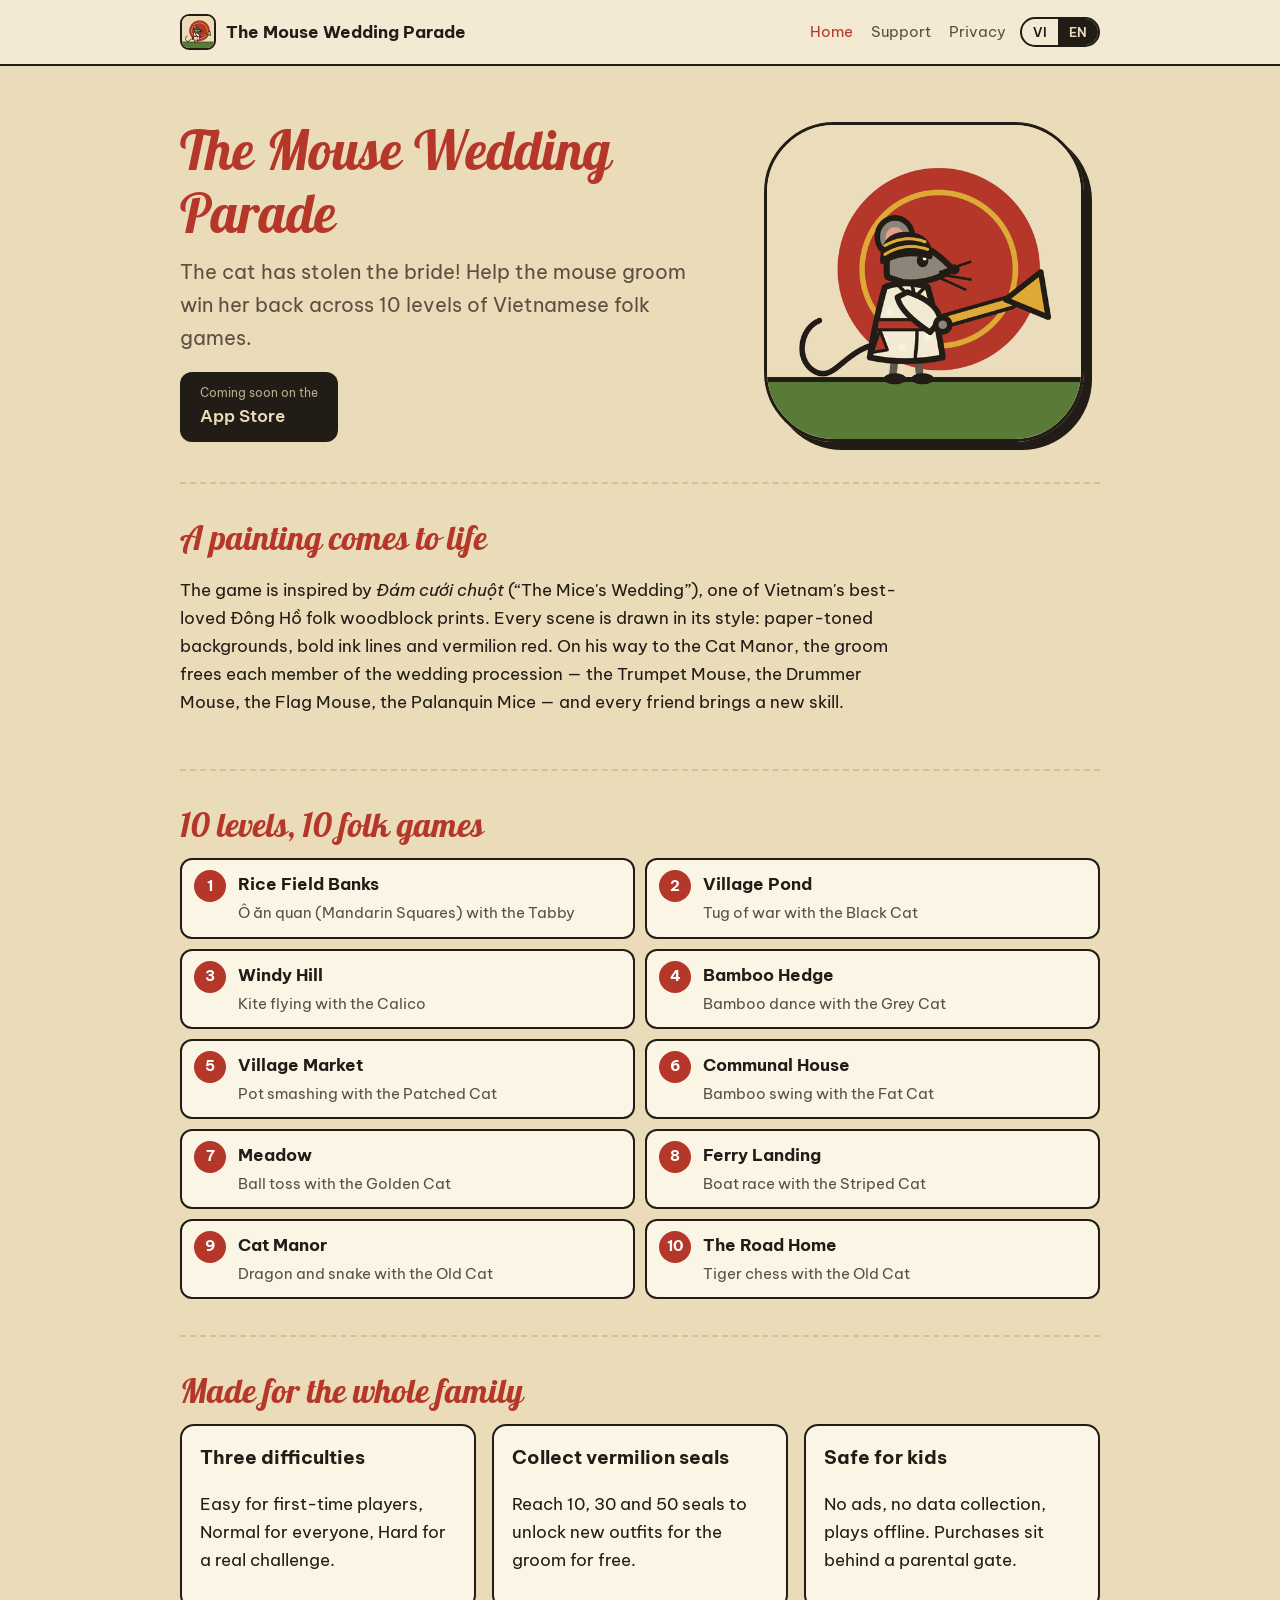
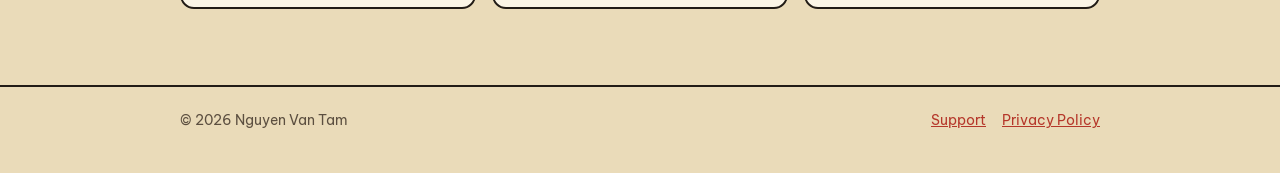
<file: index.html>
<!doctype html>
<html lang="en" data-lang="en">
<head>
<meta charset="utf-8">
<meta name="viewport" content="width=device-width, initial-scale=1">
<title>The Mouse Wedding Parade — Chuột Cứu Vợ</title>
<meta name="description" content="A 2D adventure for the whole family inspired by the Vietnamese Đông Hồ folk painting “The Mice's Wedding”. 10 levels, 10 folk games, no ads.">
<meta property="og:title" content="The Mouse Wedding Parade">
<meta property="og:description" content="Help the mouse groom rescue his bride across 10 levels of Vietnamese folk games.">
<meta property="og:image" content="icon.png">
<link rel="icon" href="favicon.png">
<link rel="apple-touch-icon" href="apple-touch-icon.png">
<link rel="preconnect" href="https://fonts.googleapis.com">
<link href="https://fonts.googleapis.com/css2?family=Be+Vietnam+Pro:wght@400;600;700&family=Pattaya&display=swap" rel="stylesheet">
<link rel="stylesheet" href="style.css">
<script src="lang.js"></script>
</head>
<body>
<header class="top"><div class="wrap">
  <a class="brand" href="./"><img src="favicon.png" alt=""><span class="en">The Mouse Wedding Parade</span><span class="vi">Chuột Cứu Vợ</span></a>
  <nav class="links">
    <a href="./" aria-current="page"><span class="en">Home</span><span class="vi">Trang chủ</span></a>
    <a href="support.html"><span class="en">Support</span><span class="vi">Hỗ trợ</span></a>
    <a href="privacy.html"><span class="en">Privacy</span><span class="vi">Quyền riêng tư</span></a>
  </nav>
  <div class="seg" role="group" aria-label="Language"><button data-set="vi">VI</button><button data-set="en">EN</button></div>
</div></header>

<main class="wrap">
  <div class="hero">
    <div>
      <h1><span class="en">The Mouse Wedding Parade</span><span class="vi">Chuột Cứu Vợ</span></h1>
      <p class="sub en">The cat has stolen the bride! Help the mouse groom win her back across 10 levels of Vietnamese folk games.</p>
      <p class="sub vi">Mèo bắt mất cô dâu! Cùng chú rể chuột vượt 10 màn trò chơi dân gian để rước cô dâu về làng.</p>
      <a class="badge" href="#" aria-disabled="true"><small class="en">Coming soon on the</small><small class="vi">Sắp có trên</small>App Store</a>
    </div>
    <img src="icon.png" alt="The Mouse Wedding Parade app icon: the trumpet mouse">
  </div>

  <section>
    <h2><span class="en">A painting comes to life</span><span class="vi">Bức tranh sống dậy</span></h2>
    <p class="prose en">The game is inspired by <i>Đám cưới chuột</i> (“The Mice's Wedding”), one of Vietnam's best-loved Đông Hồ folk woodblock prints. Every scene is drawn in its style: paper-toned backgrounds, bold ink lines and vermilion red. On his way to the Cat Manor, the groom frees each member of the wedding procession — the Trumpet Mouse, the Drummer Mouse, the Flag Mouse, the Palanquin Mice — and every friend brings a new skill.</p>
    <p class="prose vi">Game lấy cảm hứng từ tranh Đông Hồ <i>Đám cưới chuột</i>. Mọi cảnh vẽ theo lối tranh khắc gỗ: nền giấy dó, nét mực đậm và màu đỏ son. Trên đường tới Dinh Mèo, chú rể cứu từng thành viên đoàn rước — Chuột Thổi Kèn, Chuột Đánh Trống, Chuột Cầm Cờ, Chuột Khiêng Kiệu — và mỗi bạn mang theo một kỹ năng mới.</p>
  </section>

  <section>
    <h2><span class="en">10 levels, 10 folk games</span><span class="vi">10 màn, 10 trò chơi dân gian</span></h2>
    <ol class="levels">
      <li><span class="seal">1</span><div><b><span class="en">Rice Field Banks</span><span class="vi">Bờ ruộng</span></b><span class="g en">Ô ăn quan (Mandarin Squares) with the Tabby</span><span class="g vi">Ô ăn quan với Mèo Mướp</span></div></li>
      <li><span class="seal">2</span><div><b><span class="en">Village Pond</span><span class="vi">Ao làng</span></b><span class="g en">Tug of war with the Black Cat</span><span class="g vi">Kéo co với Mèo Mun</span></div></li>
      <li><span class="seal">3</span><div><b><span class="en">Windy Hill</span><span class="vi">Đồi gió</span></b><span class="g en">Kite flying with the Calico</span><span class="g vi">Thả diều với Mèo Tam Thể</span></div></li>
      <li><span class="seal">4</span><div><b><span class="en">Bamboo Hedge</span><span class="vi">Lũy tre</span></b><span class="g en">Bamboo dance with the Grey Cat</span><span class="g vi">Nhảy sạp với Mèo Xám</span></div></li>
      <li><span class="seal">5</span><div><b><span class="en">Village Market</span><span class="vi">Chợ quê</span></b><span class="g en">Pot smashing with the Patched Cat</span><span class="g vi">Đập niêu với Mèo Khoang</span></div></li>
      <li><span class="seal">6</span><div><b><span class="en">Communal House</span><span class="vi">Sân đình</span></b><span class="g en">Bamboo swing with the Fat Cat</span><span class="g vi">Đánh đu với Mèo Béo</span></div></li>
      <li><span class="seal">7</span><div><b><span class="en">Meadow</span><span class="vi">Bãi cỏ</span></b><span class="g en">Ball toss with the Golden Cat</span><span class="g vi">Ném còn với Mèo Vàng</span></div></li>
      <li><span class="seal">8</span><div><b><span class="en">Ferry Landing</span><span class="vi">Bến đò</span></b><span class="g en">Boat race with the Striped Cat</span><span class="g vi">Đua thuyền với Mèo Vằn</span></div></li>
      <li><span class="seal">9</span><div><b><span class="en">Cat Manor</span><span class="vi">Dinh Mèo</span></b><span class="g en">Dragon and snake with the Old Cat</span><span class="g vi">Rồng rắn lên mây với Mèo Già</span></div></li>
      <li><span class="seal">10</span><div><b><span class="en">The Road Home</span><span class="vi">Đường về</span></b><span class="g en">Tiger chess with the Old Cat</span><span class="g vi">Cờ hổ với Mèo Già</span></div></li>
    </ol>
  </section>

  <section>
    <h2><span class="en">Made for the whole family</span><span class="vi">Cho cả gia đình</span></h2>
    <div class="grid">
      <div class="card"><h3><span class="en">Three difficulties</span><span class="vi">Ba mức độ khó</span></h3><p class="en">Easy for first-time players, Normal for everyone, Hard for a real challenge.</p><p class="vi">Dễ cho bé mới chơi, Vừa cho cả nhà, Khó cho người thích thử thách.</p></div>
      <div class="card"><h3><span class="en">Collect vermilion seals</span><span class="vi">Sưu tập dấu son</span></h3><p class="en">Reach 10, 30 and 50 seals to unlock new outfits for the groom for free.</p><p class="vi">Đủ 10, 30, 50 dấu son là nhận miễn phí trang phục mới cho chú rể.</p></div>
      <div class="card"><h3><span class="en">Safe for kids</span><span class="vi">An tâm cho bố mẹ</span></h3><p class="en">No ads, no data collection, plays offline. Purchases sit behind a parental gate.</p><p class="vi">Không quảng cáo, không thu thập dữ liệu, chơi không cần mạng. Mua hàng phải qua cổng phụ huynh.</p></div>
    </div>
  </section>
</main>

<footer><div class="wrap">
  <span>© <span id="y">2026</span> Nguyen Van Tam</span>
  <nav><a href="support.html"><span class="en">Support</span><span class="vi">Hỗ trợ</span></a><a href="privacy.html"><span class="en">Privacy Policy</span><span class="vi">Chính sách quyền riêng tư</span></a></nav>
</div></footer>
</body>
</html>
</file>
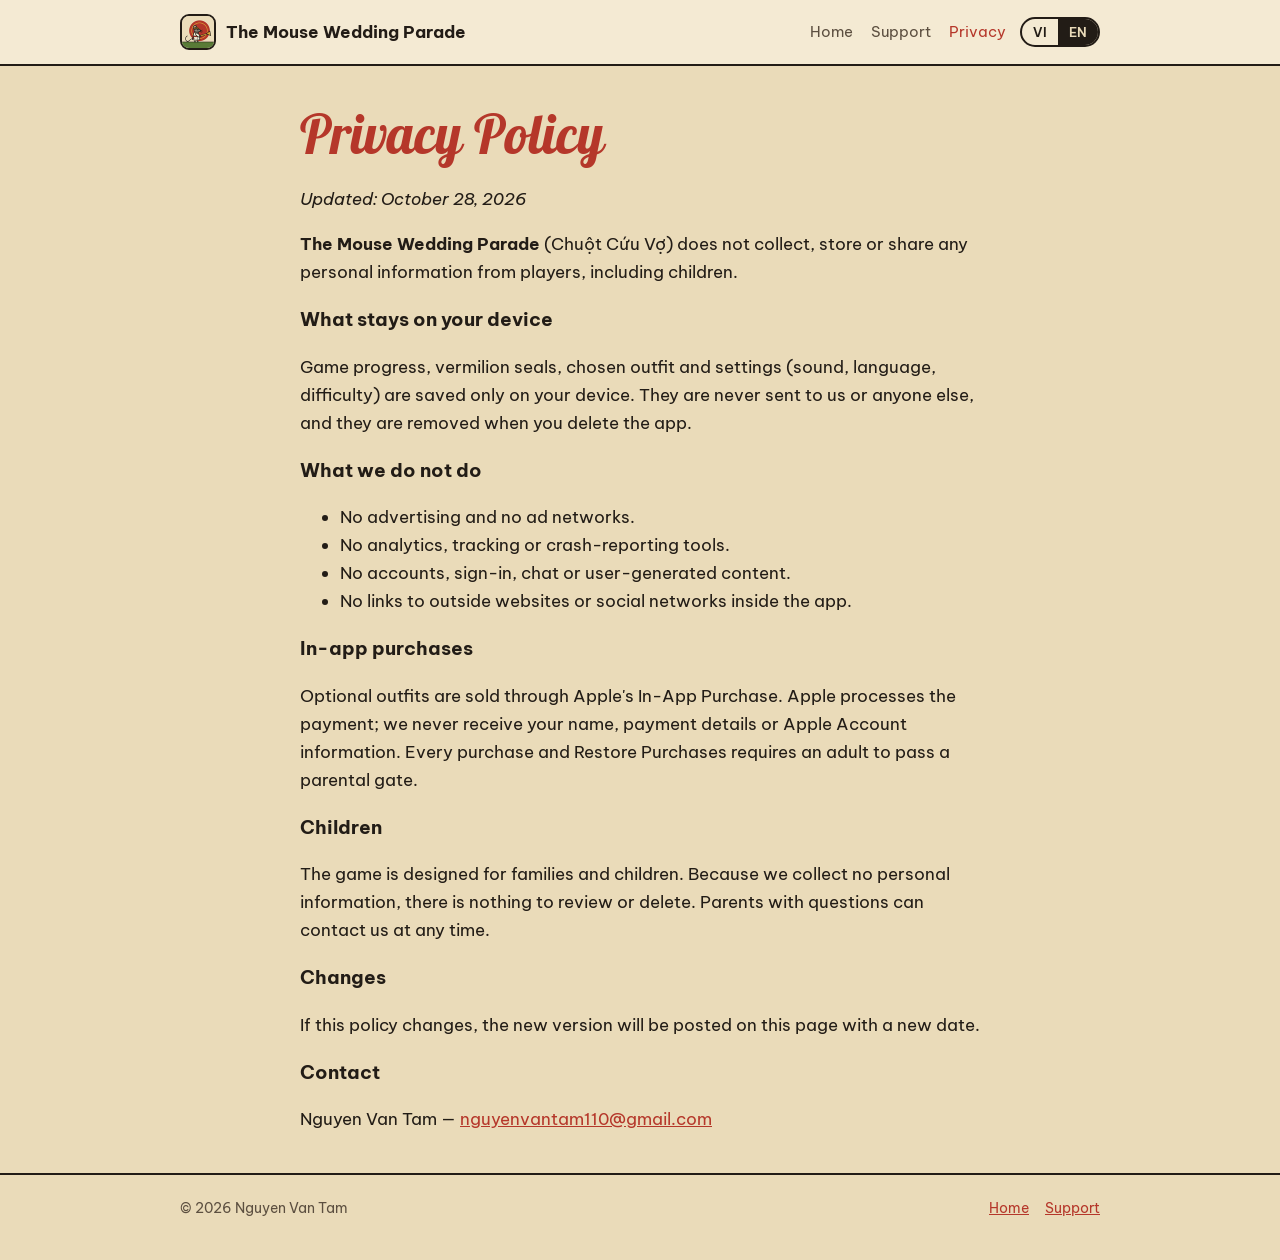
<file: privacy.html>
<!doctype html>
<html lang="en" data-lang="en">
<head>
<meta charset="utf-8">
<meta name="viewport" content="width=device-width, initial-scale=1">
<title>Privacy Policy — The Mouse Wedding Parade</title>
<link rel="icon" href="favicon.png">
<link rel="apple-touch-icon" href="apple-touch-icon.png">
<link rel="preconnect" href="https://fonts.googleapis.com">
<link href="https://fonts.googleapis.com/css2?family=Be+Vietnam+Pro:wght@400;600;700&family=Pattaya&display=swap" rel="stylesheet">
<link rel="stylesheet" href="style.css">
<script src="lang.js"></script>
</head>
<body>
<header class="top"><div class="wrap">
  <a class="brand" href="./"><img src="favicon.png" alt=""><span class="en">The Mouse Wedding Parade</span><span class="vi">Chuột Cứu Vợ</span></a>
  <nav class="links">
    <a href="./"><span class="en">Home</span><span class="vi">Trang chủ</span></a>
    <a href="support.html"><span class="en">Support</span><span class="vi">Hỗ trợ</span></a>
    <a href="privacy.html" aria-current="page"><span class="en">Privacy</span><span class="vi">Quyền riêng tư</span></a>
  </nav>
  <div class="seg" role="group" aria-label="Language"><button data-set="vi">VI</button><button data-set="en">EN</button></div>
</div></header>

<main class="wrap prose" style="padding-top:40px">
  <div class="en">
    <h1>Privacy Policy</h1>
    <p><i>Updated: October 28, 2026</i></p>
    <p><b>The Mouse Wedding Parade</b> (Chuột Cứu Vợ) does not collect, store or share any personal information from players, including children.</p>
    <h3>What stays on your device</h3>
    <p>Game progress, vermilion seals, chosen outfit and settings (sound, language, difficulty) are saved only on your device. They are never sent to us or anyone else, and they are removed when you delete the app.</p>
    <h3>What we do not do</h3>
    <ul>
      <li>No advertising and no ad networks.</li>
      <li>No analytics, tracking or crash-reporting tools.</li>
      <li>No accounts, sign-in, chat or user-generated content.</li>
      <li>No links to outside websites or social networks inside the app.</li>
    </ul>
    <h3>In-app purchases</h3>
    <p>Optional outfits are sold through Apple's In-App Purchase. Apple processes the payment; we never receive your name, payment details or Apple Account information. Every purchase and Restore Purchases requires an adult to pass a parental gate.</p>
    <h3>Children</h3>
    <p>The game is designed for families and children. Because we collect no personal information, there is nothing to review or delete. Parents with questions can contact us at any time.</p>
    <h3>Changes</h3>
    <p>If this policy changes, the new version will be posted on this page with a new date.</p>
    <h3>Contact</h3>
    <p>Nguyen Van Tam — <a href="mailto:nguyenvantam110@gmail.com">nguyenvantam110@gmail.com</a></p>
  </div>

  <div class="vi">
    <h1>Chính sách quyền riêng tư</h1>
    <p><i>Cập nhật: 28/10/2026</i></p>
    <p><b>Chuột Cứu Vợ</b> (The Mouse Wedding Parade) không thu thập, lưu trữ hay chia sẻ bất kỳ thông tin cá nhân nào của người chơi, kể cả trẻ em.</p>
    <h3>Những gì chỉ nằm trên máy bạn</h3>
    <p>Tiến độ chơi, dấu son, trang phục đang mặc và cài đặt (âm thanh, ngôn ngữ, độ khó) chỉ lưu trên thiết bị của bạn. Chúng không bao giờ được gửi cho chúng tôi hay bất kỳ ai, và bị xoá khi bạn xoá app.</p>
    <h3>Những gì chúng tôi không làm</h3>
    <ul>
      <li>Không quảng cáo, không dùng mạng quảng cáo.</li>
      <li>Không dùng công cụ phân tích, theo dõi hay báo lỗi tự động.</li>
      <li>Không có tài khoản, đăng nhập, trò chuyện hay nội dung do người dùng tạo.</li>
      <li>Không có liên kết ra trang web hay mạng xã hội bên ngoài trong app.</li>
    </ul>
    <h3>Mua trong app</h3>
    <p>Các trang phục tuỳ chọn được bán qua hệ thống mua trong app của Apple. Apple xử lý thanh toán; chúng tôi không nhận được tên, thông tin thanh toán hay Tài khoản Apple của bạn. Mọi giao dịch mua và khôi phục đều cần người lớn vượt qua cổng phụ huynh.</p>
    <h3>Trẻ em</h3>
    <p>Game dành cho gia đình và trẻ em. Vì không thu thập thông tin cá nhân nào, nên không có dữ liệu nào cần xem lại hay xoá. Phụ huynh có câu hỏi có thể liên hệ bất cứ lúc nào.</p>
    <h3>Thay đổi</h3>
    <p>Nếu chính sách thay đổi, bản mới sẽ được đăng tại trang này kèm ngày cập nhật.</p>
    <h3>Liên hệ</h3>
    <p>Nguyễn Văn Tâm — <a href="mailto:nguyenvantam110@gmail.com">nguyenvantam110@gmail.com</a></p>
  </div>
</main>

<footer><div class="wrap">
  <span>© <span id="y">2026</span> Nguyen Van Tam</span>
  <nav><a href="./"><span class="en">Home</span><span class="vi">Trang chủ</span></a><a href="support.html"><span class="en">Support</span><span class="vi">Hỗ trợ</span></a></nav>
</div></footer>
</body>
</html>
</file>
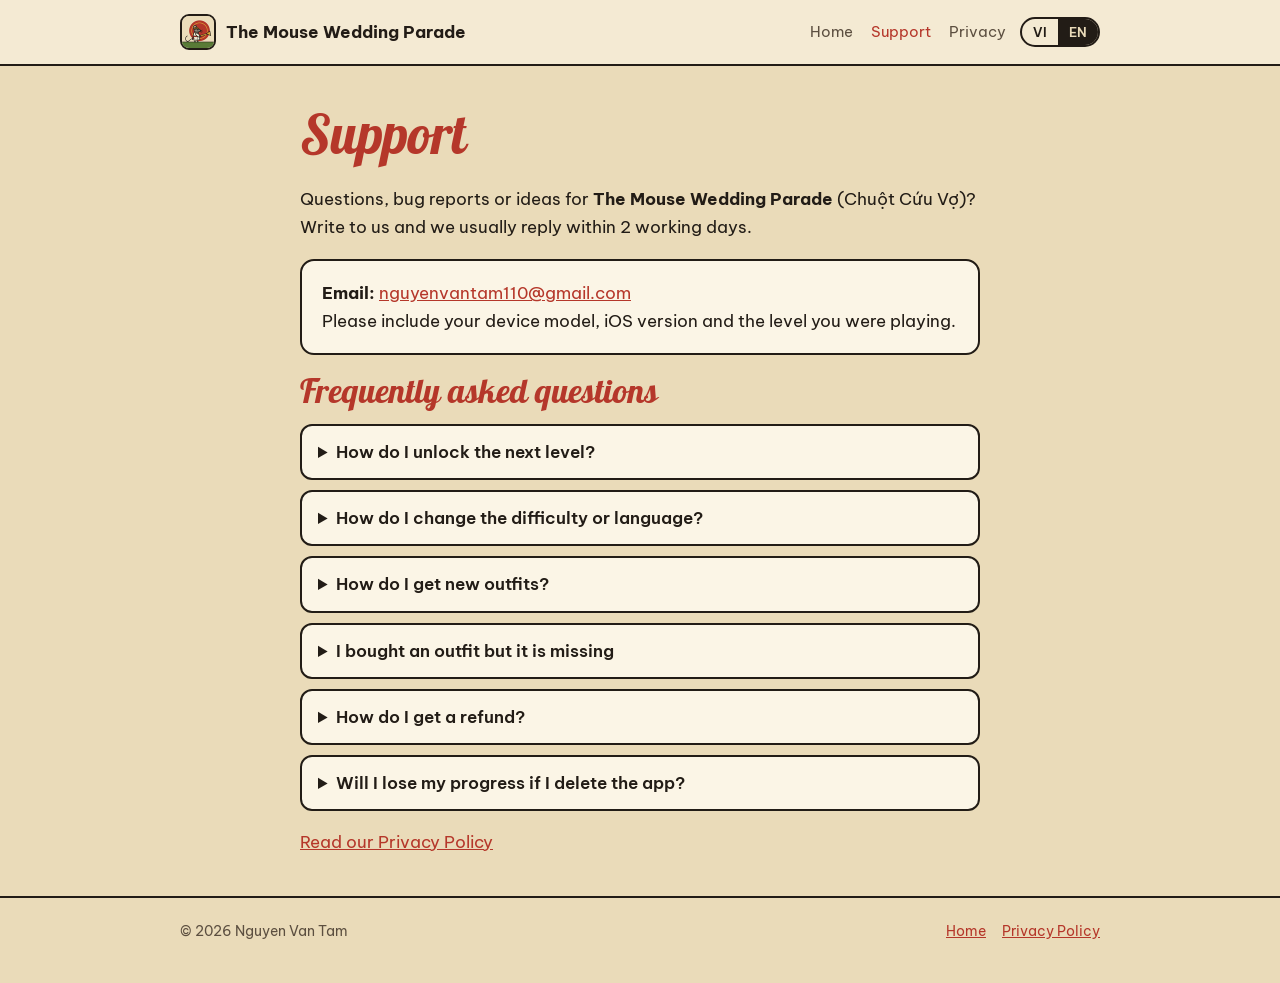
<file: support.html>
<!doctype html>
<html lang="en" data-lang="en">
<head>
<meta charset="utf-8">
<meta name="viewport" content="width=device-width, initial-scale=1">
<title>Support — The Mouse Wedding Parade</title>
<link rel="icon" href="favicon.png">
<link rel="apple-touch-icon" href="apple-touch-icon.png">
<link rel="preconnect" href="https://fonts.googleapis.com">
<link href="https://fonts.googleapis.com/css2?family=Be+Vietnam+Pro:wght@400;600;700&family=Pattaya&display=swap" rel="stylesheet">
<link rel="stylesheet" href="style.css">
<script src="lang.js"></script>
</head>
<body>
<header class="top"><div class="wrap">
  <a class="brand" href="./"><img src="favicon.png" alt=""><span class="en">The Mouse Wedding Parade</span><span class="vi">Chuột Cứu Vợ</span></a>
  <nav class="links">
    <a href="./"><span class="en">Home</span><span class="vi">Trang chủ</span></a>
    <a href="support.html" aria-current="page"><span class="en">Support</span><span class="vi">Hỗ trợ</span></a>
    <a href="privacy.html"><span class="en">Privacy</span><span class="vi">Quyền riêng tư</span></a>
  </nav>
  <div class="seg" role="group" aria-label="Language"><button data-set="vi">VI</button><button data-set="en">EN</button></div>
</div></header>

<main class="wrap prose" style="padding-top:40px">
  <h1><span class="en">Support</span><span class="vi">Hỗ trợ</span></h1>
  <p class="en">Questions, bug reports or ideas for <b>The Mouse Wedding Parade</b> (Chuột Cứu Vợ)? Write to us and we usually reply within 2 working days.</p>
  <p class="vi">Có câu hỏi, gặp lỗi hay có ý tưởng cho <b>Chuột Cứu Vợ</b> (The Mouse Wedding Parade)? Hãy viết cho chúng tôi, thường sẽ có trả lời trong 2 ngày làm việc.</p>

  <div class="contact">
    <b><span class="en">Email</span><span class="vi">Email</span>:</b> <a href="mailto:nguyenvantam110@gmail.com">nguyenvantam110@gmail.com</a><br>
    <span class="en">Please include your device model, iOS version and the level you were playing.</span>
    <span class="vi">Vui lòng ghi kèm đời máy, phiên bản iOS và màn bạn đang chơi.</span>
  </div>

  <h2><span class="en">Frequently asked questions</span><span class="vi">Câu hỏi thường gặp</span></h2>

  <details><summary><span class="en">How do I unlock the next level?</span><span class="vi">Làm sao mở màn tiếp theo?</span></summary>
    <p class="en">Levels open in order. Clear a level by winning its folk game and the next one unlocks automatically.</p>
    <p class="vi">Các màn mở theo thứ tự. Thắng trò chơi dân gian cuối màn là màn sau tự mở.</p></details>

  <details><summary><span class="en">How do I change the difficulty or language?</span><span class="vi">Đổi độ khó hoặc ngôn ngữ thế nào?</span></summary>
    <p class="en">Open <b>Settings</b> from the top-right of the home screen. Changes apply immediately and keep your progress.</p>
    <p class="vi">Mở <b>Cài đặt</b> ở góc phải trên màn hình chính. Thay đổi có hiệu lực ngay và không mất tiến độ.</p></details>

  <details><summary><span class="en">How do I get new outfits?</span><span class="vi">Làm sao có trang phục mới?</span></summary>
    <p class="en">Collect vermilion seals: 10, 30 and 50 seals unlock the Wood-block, Tết and Mid-Autumn outfits for free. Other outfits are optional one-time purchases in the market stall.</p>
    <p class="vi">Sưu tập dấu son: đủ 10, 30, 50 dấu là nhận miễn phí trang phục Chuột Mộc, Tết và Trung thu. Các trang phục khác là mua một lần (tuỳ chọn) ở quầy Chợ quê.</p></details>

  <details><summary><span class="en">I bought an outfit but it is missing</span><span class="vi">Tôi đã mua trang phục nhưng không thấy</span></summary>
    <p class="en">Go to the market stall or Settings and tap <b>Restore Purchases</b>. A parent will be asked to solve the parental gate. Make sure you are signed in with the same Apple Account used for the purchase.</p>
    <p class="vi">Vào quầy Chợ quê hoặc Cài đặt, bấm <b>Khôi phục giao dịch</b>, nhờ bố mẹ vượt cổng phụ huynh. Hãy đăng nhập đúng Tài khoản Apple đã dùng để mua.</p></details>

  <details><summary><span class="en">How do I get a refund?</span><span class="vi">Làm sao để hoàn tiền?</span></summary>
    <p class="en">Purchases are handled by Apple. Request a refund at <a href="https://reportaproblem.apple.com">reportaproblem.apple.com</a>.</p>
    <p class="vi">Giao dịch do Apple xử lý. Yêu cầu hoàn tiền tại <a href="https://reportaproblem.apple.com">reportaproblem.apple.com</a>.</p></details>

  <details><summary><span class="en">Will I lose my progress if I delete the app?</span><span class="vi">Xoá app có mất tiến độ không?</span></summary>
    <p class="en">Yes. Progress is stored only on your device. Purchased outfits can be restored with Restore Purchases.</p>
    <p class="vi">Có. Tiến độ chỉ lưu trên máy. Trang phục đã mua thì khôi phục lại được bằng Khôi phục giao dịch.</p></details>

  <p><a href="privacy.html"><span class="en">Read our Privacy Policy</span><span class="vi">Xem Chính sách quyền riêng tư</span></a></p>
</main>

<footer><div class="wrap">
  <span>© <span id="y">2026</span> Nguyen Van Tam</span>
  <nav><a href="./"><span class="en">Home</span><span class="vi">Trang chủ</span></a><a href="privacy.html"><span class="en">Privacy Policy</span><span class="vi">Chính sách quyền riêng tư</span></a></nav>
</div></footer>
</body>
</html>
</file>
<file: style.css>
:root{
  --paper:#eadbb9; --paper-2:#f4ead3; --card:#fbf5e6; --ink:#221c16; --ink-2:#5c4f40;
  --son:#b5372a; --gold:#dda737; --la:#5b7a37; --line:#d3c19a;
}
@media (prefers-color-scheme: dark){
  :root:not([data-theme="light"]){
    --paper:#1c1813; --paper-2:#241f18; --card:#2b251d; --ink:#f1e8d6; --ink-2:#c2b39b;
    --son:#e2675a; --gold:#e8b94e; --la:#93b46a; --line:#463c2f;
  }
}
*{box-sizing:border-box}
html{scroll-behavior:smooth}
body{margin:0;background:var(--paper);color:var(--ink);font:17px/1.65 "Be Vietnam Pro",system-ui,-apple-system,sans-serif}
html[data-lang="vi"] .en, html[data-lang="en"] .vi{display:none !important}
a{color:var(--son)}
.wrap{max-width:960px;margin:0 auto;padding:0 20px}
header.top{border-bottom:2px solid var(--ink);background:var(--paper-2)}
header.top .wrap{display:flex;align-items:center;gap:14px;height:64px}
.brand{display:flex;align-items:center;gap:10px;text-decoration:none;color:var(--ink);font-weight:700}
.brand img{width:36px;height:36px;border-radius:9px;border:2px solid var(--ink)}
nav.links{display:flex;gap:18px;margin-left:auto;font-size:15px}
nav.links a{color:var(--ink-2);text-decoration:none}
nav.links a[aria-current="page"],nav.links a:hover{color:var(--son)}
.seg{display:inline-flex;border:2px solid var(--ink);border-radius:999px;overflow:hidden;flex:none}
.seg button{border:0;background:transparent;color:var(--ink);font:600 13px "Be Vietnam Pro",sans-serif;padding:5px 11px;cursor:pointer}
.seg button[aria-pressed="true"]{background:var(--ink);color:var(--paper)}
h1,h2{font-family:"Pattaya",Georgia,serif;font-weight:400;color:var(--son);line-height:1.15}
h1{font-size:54px;margin:0 0 8px}
h2{font-size:34px;margin:0 0 12px}
h3{font-size:19px;margin:18px 0 6px}
.hero{display:grid;grid-template-columns:1.2fr .8fr;gap:40px;align-items:center;padding:56px 0 40px}
.hero .sub{font-size:20px;color:var(--ink-2);margin:0 0 18px}
.hero img{width:100%;max-width:320px;justify-self:center;border-radius:22%;border:3px solid var(--ink);box-shadow:8px 8px 0 var(--ink)}
.badge{display:inline-block;background:var(--ink);color:var(--paper);padding:11px 20px;border-radius:12px;font-weight:600;text-decoration:none}
.badge small{display:block;font-size:12px;font-weight:400;opacity:.75}
section{padding:36px 0;border-top:2px dashed var(--line)}
.grid{display:grid;grid-template-columns:repeat(3,1fr);gap:16px}
.card{background:var(--card);border:2px solid var(--ink);border-radius:14px;padding:16px 18px}
.card h3{margin-top:0}
ol.levels{list-style:none;padding:0;margin:0;display:grid;grid-template-columns:1fr 1fr;gap:10px}
ol.levels li{display:flex;gap:12px;align-items:flex-start;background:var(--card);border:2px solid var(--ink);border-radius:12px;padding:10px 12px}
.seal{flex:none;display:grid;place-items:center;width:32px;height:32px;border-radius:50%;background:var(--son);color:#fff;font-weight:700;font-size:15px}
ol.levels b{display:block}
ol.levels span.g{color:var(--ink-2);font-size:15px}
.prose{max-width:720px}
.prose h2{margin-top:8px}
details{background:var(--card);border:2px solid var(--ink);border-radius:12px;padding:12px 16px;margin:10px 0}
summary{font-weight:600;cursor:pointer}
.contact{background:var(--card);border:2px solid var(--ink);border-radius:14px;padding:18px 20px;margin:18px 0}
footer{border-top:2px solid var(--ink);margin-top:40px;padding:22px 0 40px;font-size:14px;color:var(--ink-2)}
footer .wrap{display:flex;flex-wrap:wrap;gap:16px}
footer nav{display:flex;gap:16px;margin-left:auto}
@media (max-width:760px){
  h1{font-size:40px}
  .hero{grid-template-columns:1fr;padding-top:32px}
  .hero img{max-width:200px;order:-1}
  .grid,ol.levels{grid-template-columns:1fr}
  nav.links{display:none}
}
</file>
